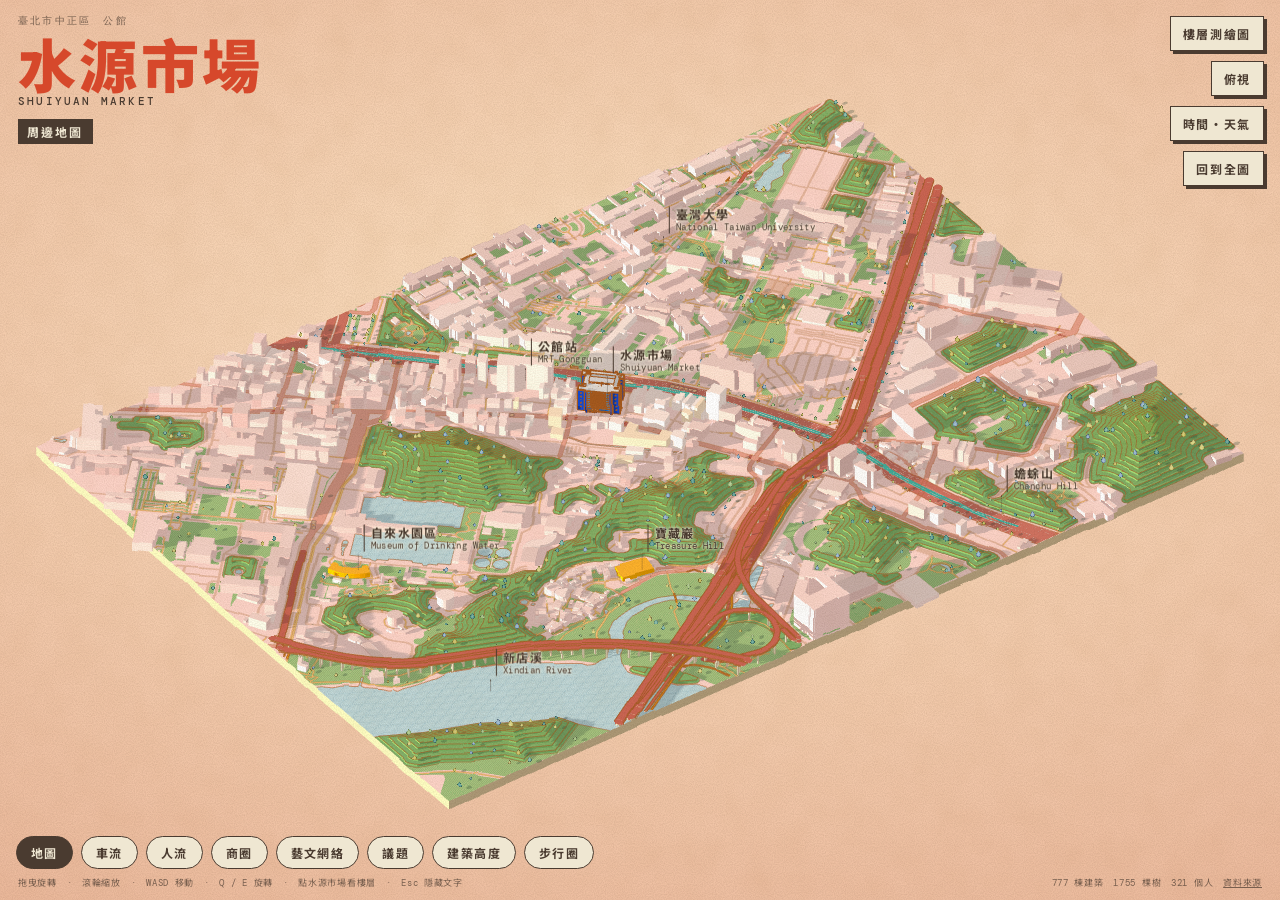
<file: index.html>
<!doctype html>
<html lang="zh-Hant">
<head>
  <meta charset="utf-8">
  <meta name="viewport" content="width=device-width, initial-scale=1, viewport-fit=cover, user-scalable=no">
  <meta name="theme-color" content="#efe7d2">
  <link rel="icon" href="data:,">
  <title>水源市場　周邊地圖</title>
  <meta name="description" content="水源市場周邊的立體地圖：可以旋轉、縮放，切換人流、車流、建築高度與步行圈。">
  <link rel="preconnect" href="https://fonts.googleapis.com">
  <link rel="preconnect" href="https://fonts.gstatic.com" crossorigin>
  <link href="https://fonts.googleapis.com/css2?family=Noto+Sans+TC:wght@400;500;700;900&family=DM+Mono:wght@400;500&display=swap" rel="stylesheet">
  <link rel="stylesheet" href="css/atlas.css?v=31">
</head>
<body>

  <!-- 純地圖：沒有相機、定位與血量，只有一張可以轉動的立體圖 -->
  <main id="atlas">
    <!-- 天空：太陽、月亮、雲、星星，畫在地圖後面 -->
    <!-- 水彩濾鏡：把畫面邊緣微微扭動，再疊一層紙的斑駁 -->
    <svg width="0" height="0" style="position:absolute" aria-hidden="true"><filter id="crayon" x="-5%" y="-5%" width="110%" height="110%"><feTurbulence type="fractalNoise" baseFrequency="0.9" numOctaves="2" seed="2" result="n"/><feDisplacementMap in="SourceGraphic" in2="n" scale="2.6" xChannelSelector="R" yChannelSelector="G"/></filter><filter id="wc" x="0" y="0" width="100%" height="100%"><feTurbulence type="fractalNoise" baseFrequency="0.02" numOctaves="2" seed="4" result="n"/><feDisplacementMap in="SourceGraphic" in2="n" scale="3.5" xChannelSelector="R" yChannelSelector="G"/></filter></svg>
    <div id="atlas-sky">
      <i class="star" style="left:12%;top:14%"></i><i class="star" style="left:31%;top:8%"></i><i class="star" style="left:58%;top:12%"></i>
      <i class="star" style="left:77%;top:20%"></i><i class="star" style="left:88%;top:9%"></i><i class="star" style="left:44%;top:22%"></i>
      <svg id="sky-sun" viewBox="-60 -60 120 120">
        <g stroke="#4a3b30" stroke-width="5" stroke-linecap="round">
          <path d="M0-52V-40M0 52V40M-52 0H-40M52 0H40M-37-37l8 8M37 37l-8-8M-37 37l8-8M37-37l-8 8"/>
        </g>
        <circle r="30" fill="#ffd23f" stroke="#4a3b30" stroke-width="3"/>
        <circle cx="-10" cy="-4" r="3.2" fill="#4a3b30"/><circle cx="10" cy="-4" r="3.2" fill="#4a3b30"/>
        <path d="M-8 7q8 8 16 0" fill="none" stroke="#4a3b30" stroke-width="3" stroke-linecap="round"/>
        <circle cx="-18" cy="6" r="5" fill="#ff8fa8" opacity=".75"/><circle cx="18" cy="6" r="5" fill="#ff8fa8" opacity=".75"/>
      </svg>
      <svg id="sky-moon" viewBox="-60 -60 120 120">
        <path d="M14-38a40 40 0 1 0 24 62a32 32 0 1 1-24-62z" fill="#fff1b8" stroke="#4a3b30" stroke-width="3" stroke-linejoin="round"/>
        <path d="M-14-4q5-5 10 0" fill="none" stroke="#4a3b30" stroke-width="3" stroke-linecap="round"/>
        <path d="M-12 10q6 6 12 0" fill="none" stroke="#4a3b30" stroke-width="3" stroke-linecap="round"/>
        <circle cx="-20" cy="6" r="4.5" fill="#ff8fa8" opacity=".75"/>
      </svg>
      <svg id="sky-cloud" viewBox="-70 -40 140 80">
        <path d="M-44 24a18 18 0 0 1 2-36a24 24 0 0 1 44-8a20 20 0 0 1 34 12a16 16 0 0 1 2 32z" fill="#fbfaf6" stroke="#4a3b30" stroke-width="3" stroke-linejoin="round"/>
        <circle cx="-10" cy="4" r="2.8" fill="#4a3b30"/><circle cx="12" cy="4" r="2.8" fill="#4a3b30"/>
        <path d="M-3 11q4 4 8 0" fill="none" stroke="#4a3b30" stroke-width="2.6" stroke-linecap="round"/>
      </svg>
    </div>
    <canvas id="atlas-gl"></canvas>
    <div id="atlas-wash"></div>
    <div id="atlas-rain"></div>
    <div id="atlas-tags"></div>

    <header id="atlas-head">
      <p id="atlas-place"></p>
      <h1 id="atlas-name"></h1>
      <p id="atlas-name-en"></p>
      <p id="atlas-sub"></p>
    </header>
    <nav id="atlas-tools">
      <button id="atlas-floor-btn">樓層測繪圖</button>
      <button id="atlas-top">俯視</button>
      <button id="atlas-set">時間・天氣</button>
      <button id="atlas-home">回到全圖</button>
    </nav>

    <!-- 設定：時間、天氣、調色 -->
    <aside id="atlas-panel" hidden>
      <button id="set-close" aria-label="關閉">✕</button>
      <h2>時間與天氣 <b id="set-clock"></b></h2>
      <svg id="set-dial" viewBox="0 0 200 200" role="img" aria-label="時鐘，拖曳可以調時間">
        <g id="dial-nums"></g>
        <line id="dial-min" x1="100" y1="104" x2="100" y2="36"/>
        <line id="dial-hour" x1="100" y1="104" x2="100" y2="58"/>
        <circle cx="100" cy="100" r="6.5"/>
      </svg>
      <div id="set-ampm" class="set-pick"><button data-pm="0">上午</button><button data-pm="1">下午</button></div>
      <input id="set-time" type="range" min="0" max="23.75" step="0.25">
      <div id="set-weather"></div>
      <button id="set-now">回到現在的時間</button>
    </aside>

    <!-- Render 的成品：先給人看，再存檔 -->
    <aside id="atlas-shot" hidden>
      <div class="shot-box">
        <img id="shot-img" alt="輸出的圖">
        <div class="shot-bar">
          <span id="shot-size"></span>
          <a id="shot-save" class="shot-main">下載 PNG</a>
          <a id="shot-open" target="_blank" rel="noopener">在新分頁開啟</a>
          <button id="shot-close">關閉</button>
        </div>
        <p class="shot-tip">下載沒反應的話，在圖上按右鍵（手機長按）選「另存圖片」。</p>
      </div>
    </aside>

    <!-- 測繪圖：圖上每一層拉一條黑線寫用途，點文字可以展開那一層 -->
    <div id="survey-tags"></div>

    <!-- 資料來源 -->
    <aside id="atlas-sources" hidden>
      <button id="src-close" aria-label="關閉">✕</button>
      <h2>資料來源</h2>
      <ul id="src-list"></ul>
    </aside>

    <footer id="atlas-foot">
      <aside id="issue-card" hidden>
        <nav id="issue-tabs"></nav>
        <h2 id="issue-title"></h2>
        <nav id="issue-side"><button data-side="find">事件</button><button data-side="fix">方法</button></nav>
        <p id="issue-text"></p>
      </aside>
      <p id="lens-note" hidden></p>
      <nav id="atlas-lens"></nav>
      <p id="atlas-meta"><span class="hint-touch">單指旋轉　·　雙指縮放與移動　·　點水源市場看樓層</span><span class="hint-key">拖曳旋轉　·　滾輪縮放　·　WASD 移動　·　Q / E 旋轉　·　點水源市場看樓層　·　Esc 隱藏文字</span><span><span id="atlas-count"></span>　<button id="atlas-src">資料來源</button></span></p>
    </footer>
  </main>

  <script src="vendor/three.min.js"></script>
  <script src="data/atlas.js"></script>
  <script src="data/detail.js?v=1"></script>
  <!-- 這兩個檔案常改，加上時間戳記，免得瀏覽器拿到舊的 -->
  <script>document.write('<script src="data/site.js?t=' + Date.now() + '"><\/script><script src="data/style.js?t=' + Date.now() + '"><\/script><script src="data/trees.js?t=' + Date.now() + '"><\/script>');</script>
  <script src="js/atlas.js?v=31"></script>
</body>
</html>
</file>
<file: css/atlas.css>
/* 純地圖頁面：整個畫面是一張圖，文字都浮在上面 */
:root { --paper: #efe7d2; --ink: #4a3b30; --red: #d6482b; --rose: #c98478; --green: #3f6c49; --yellow: #e9b44c; }
* { box-sizing: border-box; -webkit-tap-highlight-color: transparent; }
html, body { margin: 0; height: 100%; overflow: hidden; background: #e4dcc6; color: var(--ink);
  font-family: "Noto Sans TC", "PingFang TC", sans-serif; }
button { font: inherit; color: inherit; border: 0; background: none; padding: 0; cursor: pointer; }

#atlas { position: fixed; inset: 0; overflow: hidden;
  background: radial-gradient(120% 90% at 50% 40%, #f4eedd 0%, #e6dec8 70%, #d9cfb6 100%); }
#atlas-gl { position: absolute; inset: 0; width: 100%; height: 100%; display: block; touch-action: none; cursor: grab; }
#atlas-gl:active { cursor: grabbing; }
#atlas-tags { position: absolute; inset: 0; pointer-events: none; overflow: hidden; }

.note { position: absolute; left: 0; top: 0; will-change: transform; }

/* 地標：虛線引線加上兩行小字，像建築圖的標註 */
.note i { position: absolute; left: 0; top: 0; width: 0; border-left: 1.5px dotted var(--ink); opacity: .75; }
.note span { position: absolute; left: 6px; top: -30px; white-space: nowrap; font: 400 9px/1.3 "DM Mono", monospace;
  letter-spacing: .04em; padding-left: 6px; border-left: 1.5px solid var(--ink); text-shadow: 0 0 3px var(--paper), 0 0 3px var(--paper); }
.note span b { display: block; font: 700 12px/1.3 "Noto Sans TC", sans-serif; letter-spacing: .12em; }

/* 圖名 */
#atlas-head { position: absolute; left: max(18px, env(safe-area-inset-left)); top: max(16px, env(safe-area-inset-top));
  pointer-events: none; }
#atlas-head p { margin: 0; }
#atlas-place { font: 500 10px/1 "DM Mono", monospace; letter-spacing: .22em; opacity: .7; }
#atlas-name { margin: 8px 0 2px; font-size: clamp(34px, 7vw, 58px); font-weight: 900; line-height: 1; letter-spacing: .06em; color: var(--red); }
#atlas-name-en { font: 500 11px/1.4 "DM Mono", monospace; letter-spacing: .2em; text-transform: uppercase; }
#atlas-sub { margin-top: 10px !important; display: inline-block; padding: 4px 9px; font-size: 12px; font-weight: 700; letter-spacing: .18em;
  color: var(--paper); background: var(--ink); }

#atlas-tools { position: absolute; right: max(16px, env(safe-area-inset-right)); top: max(16px, env(safe-area-inset-top));
  display: flex; flex-direction: column; align-items: flex-end; gap: 10px; }
#atlas-tools button { padding: 8px 12px; font-size: 12px; font-weight: 700; letter-spacing: .14em; background: var(--paper);
  border: 1.5px solid var(--ink); box-shadow: 3px 3px 0 var(--ink); }
#atlas-tools button:active { transform: translate(2px, 2px); box-shadow: 1px 1px 0 var(--ink); }

/* 下方：作品清單 */
#atlas-foot { position: absolute; left: 0; right: 0; bottom: 0; padding: 0 0 max(10px, env(safe-area-inset-bottom)); pointer-events: none; }
#atlas-meta { pointer-events: none; margin: 0; padding: 0 max(18px, env(safe-area-inset-left)); display: flex; justify-content: space-between; gap: 12px;
  font: 400 9px/1.5 "DM Mono", "Noto Sans TC", monospace; letter-spacing: .08em; opacity: .7; }

/* Render 的成品預覽 */
#atlas-shot { position: absolute; inset: 0; z-index: 5; display: grid; place-items: center; padding: 24px; background: rgba(74, 59, 48, .55); }
#atlas-shot[hidden] { display: none; }
.shot-box { max-width: min(920px, 100%); max-height: 100%; display: flex; flex-direction: column; gap: 12px; padding: 14px;
  background: var(--paper); border: 1.5px solid var(--ink); box-shadow: 6px 6px 0 var(--ink); }
#shot-img { display: block; max-width: 100%; max-height: calc(100vh - 190px); object-fit: contain; border: 1px solid rgba(74, 59, 48, .35);
  background: repeating-conic-gradient(#e6dec8 0 25%, #f4eedd 0 50%) 0 0 / 16px 16px; }
.shot-bar { display: flex; flex-wrap: wrap; align-items: center; gap: 10px; font-size: 12px; font-weight: 700; letter-spacing: .1em; }
.shot-bar span { margin-right: auto; font: 400 10px/1.4 "DM Mono", monospace; opacity: .75; }
.shot-bar a, .shot-bar button { padding: 7px 11px; border: 1.5px solid var(--ink); color: var(--ink); text-decoration: none; cursor: pointer; }
.shot-bar .shot-main { background: var(--red); color: #fff7ea; }
.shot-tip { margin: 0; font-size: 11px; opacity: .7; }

/* 天空裡的太陽、月亮、雲、星星、雨 */
#atlas-sky, #atlas-rain { position: absolute; inset: 0; pointer-events: none; overflow: hidden; }
#atlas-sky svg { position: absolute; width: clamp(64px, 9vw, 104px); transform: translate(-50%, -50%); opacity: 0;
  transition: opacity .5s, left .25s linear, top .25s linear; }
#sky-cloud { width: clamp(80px, 11vw, 130px) !important; margin: 18px 0 0 26px; }
#sky-sun { animation: sway 6s ease-in-out infinite; }
@keyframes sway { 50% { rotate: 12deg; } }
.star { position: absolute; width: 5px; height: 5px; border-radius: 50%; background: #fff3c2; opacity: 0; transition: opacity .6s;
  animation: twinkle 2.4s ease-in-out infinite; }
.star:nth-child(2n) { animation-delay: 1.1s; width: 3px; height: 3px; }
@keyframes twinkle { 50% { scale: .5; } }
#atlas.night .star { opacity: .9; }
#atlas-rain { opacity: 0; transition: opacity .5s;
  background-image: linear-gradient(102deg, transparent 46%, rgba(110, 135, 175, .5) 48%, rgba(110, 135, 175, .5) 52%, transparent 54%);
  background-size: 34px 120px; animation: rain .5s linear infinite; }
#atlas[data-weather="rain"] #atlas-rain { opacity: .55; }
@keyframes rain { to { background-position: -26px 120px; } }
#atlas.night #atlas-place, #atlas.night #atlas-name-en, #atlas.night #atlas-meta { pointer-events: none; color: #efe7d2; }

/* 設定面板 */
#atlas-panel { position: absolute; right: max(16px, env(safe-area-inset-right)); top: 64px; z-index: 4; width: 250px; max-height: calc(100% - 110px);
  overflow-y: auto; padding: 14px 14px 16px; background: var(--paper); border: 1.5px solid var(--ink); box-shadow: 5px 5px 0 var(--ink); }
#atlas-panel[hidden] { display: none; }
#atlas-panel h2 { margin: 0 0 8px; font-size: 12px; font-weight: 900; letter-spacing: .16em; }
#atlas-panel h2:not(:first-of-type) { margin-top: 16px; padding-top: 12px; border-top: 1.5px solid var(--ink); }
#atlas-panel h2 b { float: right; margin-right: 26px; font: 500 11px/1.6 "DM Mono", monospace; letter-spacing: .06em; }
#set-close { position: absolute; right: 6px; top: 6px; width: 26px; height: 26px; font-size: 13px; }
#set-time { width: 100%; accent-color: var(--red); }
#set-weather, .set-pick { display: flex; gap: 6px; margin-top: 8px; }
#set-weather button, .set-pick button { flex: 1; padding: 6px 0; font-size: 12px; font-weight: 700; border: 1.5px solid var(--ink); }
#set-weather button.on, .set-pick button.on { background: var(--ink); color: var(--paper); }

/* 測繪圖：乾淨的紙色背景，其他介面收起來；每層一條黑線 */
#atlas.survey { background: #f8f5ee; }
#atlas.survey #atlas-sky, #atlas.survey #atlas-rain, #atlas.survey #atlas-tags, #atlas.survey #atlas-lens, #atlas.survey #lens-note { display: none; }
#survey-tags { position: absolute; inset: 0; pointer-events: none; overflow: hidden; display: none; }
#atlas.survey #survey-tags { display: block; }
#atlas.bare #survey-tags { display: none; }
.leader { position: absolute; left: 0; top: 0; pointer-events: auto; text-align: left; }
.leader i { position: absolute; left: 4px; top: 0; height: 0; width: 0; border-top: 1.5px solid #111; transition: width .5s ease var(--wait, 0s); }
.leader i::before { content: ""; position: absolute; left: -4px; top: -4px; width: 6px; height: 6px; border-radius: 50%; background: #111; }
.leader span { position: absolute; left: clamp(40px, 9vw, 110px); bottom: -9px; width: max-content; max-width: min(240px, var(--room, 240px)); padding-left: 8px;
  opacity: 0; transition: opacity .4s ease calc(var(--wait, 0s) + .35s); color: #111; }
.leader b { display: block; font-size: 12px; font-weight: 900; letter-spacing: .06em; line-height: 1.5; white-space: nowrap; }
.leader em { display: none; font-style: normal; font-size: 11px; line-height: 1.6; }
#survey-tags.on .leader i { width: clamp(36px, 9vw, 106px); }
#survey-tags.on .leader span { opacity: 1; }
.leader.pick { z-index: 2; }
.leader.pick span { padding: 5px 8px; background: rgba(248, 245, 238, .95); border-left: 2.5px solid #111; }   /* 選中的那一層墊一塊底，蓋到別的標籤時還看得清楚 */
.leader.pick b { color: var(--red); font-size: 14px; }
.leader.pick em { display: block; }
.leader.pick i { border-top-width: 2.5px; }

/* 資料來源 */
#atlas-src { font: inherit; letter-spacing: inherit; text-decoration: underline; pointer-events: auto; }
#atlas-sources { position: absolute; right: max(16px, env(safe-area-inset-right)); bottom: 56px; z-index: 4; width: min(360px, calc(100vw - 32px));
  max-height: 60%; overflow-y: auto; padding: 14px 16px; background: var(--paper); border: 1.5px solid var(--ink); box-shadow: 5px 5px 0 var(--ink); }
#atlas-sources[hidden] { display: none; }
#atlas-sources h2 { margin: 0 0 8px; font-size: 13px; font-weight: 900; letter-spacing: .16em; }
#atlas-sources ul { margin: 0; padding-left: 16px; font-size: 11px; line-height: 1.8; }
#atlas-sources a { color: var(--ink); font-weight: 700; }
#src-close { position: absolute; right: 6px; top: 6px; width: 26px; height: 26px; font-size: 13px; }

/* 調色（只在自己電腦上出現） */
#set-now { margin-top: 8px; width: 100%; padding: 6px 0; font-size: 11px; font-weight: 700; letter-spacing: .1em; border: 1.5px solid var(--ink); }
#set-edit[hidden] { display: none; }
#set-reset { margin-top: 12px; width: 100%; padding: 7px 0; font-size: 12px; font-weight: 700; letter-spacing: .1em; border: 1.5px solid var(--ink); }
#set-edit h2 { margin-top: 16px !important; padding-top: 12px; border-top: 1.5px solid var(--ink); }
#set-colors { display: grid; grid-template-columns: 1fr 1fr; gap: 8px 10px; }
#set-colors label { display: flex; align-items: center; gap: 7px; font-size: 11px; font-weight: 500; cursor: pointer; }
#set-colors input { flex: none; width: 26px; height: 26px; padding: 0; border: 1.5px solid var(--ink); background: none; cursor: pointer; }
#set-copy { margin-top: 0; width: 100%; padding: 7px 0; font-size: 12px; font-weight: 700; letter-spacing: .1em; border: 1.5px solid var(--ink); background: var(--red); color: #fff7ea; }
#set-out { width: 100%; margin-top: 8px; font: 400 10px/1.4 "DM Mono", monospace; border: 1.5px solid var(--ink); background: #fff; resize: vertical; }
.set-tip { margin: 12px 0 8px; font-size: 11px; line-height: 1.6; opacity: .8; }

/* 分析模式：下方一排按鈕，上面一行說明 */
#atlas-lens { display: flex; gap: 8px; padding: 6px max(16px, env(safe-area-inset-left)) 8px; overflow-x: auto; pointer-events: auto; scrollbar-width: none; }
#atlas-lens::-webkit-scrollbar { display: none; }
#atlas-lens button { flex: none; padding: 7px 14px; font-size: 12px; font-weight: 700; letter-spacing: .12em; white-space: nowrap;
  background: var(--paper); border: 1.5px solid var(--ink); border-radius: 999px; }
#atlas-lens button.on { background: var(--ink); color: var(--paper); }
#lens-note { margin: 0 max(16px, env(safe-area-inset-left)) 4px; max-width: 560px; padding: 8px 12px; font-size: 12px; line-height: 1.6;
  background: var(--paper); border: 1.5px solid var(--ink); box-shadow: 3px 3px 0 var(--ink); }
#lens-note[hidden] { display: none; }

/* 按 Esc：只留下圖 */
#atlas.bare #atlas-tags, #atlas.bare #atlas-head, #atlas.bare #atlas-tools, #atlas.bare #atlas-panel, #atlas.bare #atlas-foot { display: none; }

#atlas-render { display: block; width: 100%; padding: 8px 0; font: 700 12px/1.2 "DM Mono", "Noto Sans TC", monospace; letter-spacing: .1em;
  background: var(--red); color: #fff7ea; border: 1.5px solid var(--ink); }
#atlas-set[hidden] { display: none; }
.hint-touch { display: none; }

/* 手機與觸控：按鈕縮小、圖名縮小、說明換成手勢的版本 */
@media (hover: none), (max-width: 720px) {
  .hint-key { display: none; }
  .hint-touch { display: inline; }
  #atlas-count { display: none; }
}
@media (max-width: 720px) {
  #atlas-head { left: 12px; top: max(10px, env(safe-area-inset-top)); }
  #atlas-name { font-size: 30px; margin: 4px 0 0; }
  #atlas-name-en { font-size: 9px; }
  #atlas-place { font-size: 9px; }
  #atlas-sub { margin-top: 6px !important; padding: 3px 7px; font-size: 10px; }
  #atlas-tools { right: 10px; top: max(10px, env(safe-area-inset-top)); gap: 7px; }
  #atlas-tools button { padding: 7px 9px; font-size: 11px; letter-spacing: .08em; box-shadow: 2px 2px 0 var(--ink); }
  #atlas-lens { gap: 6px; padding: 4px 12px 6px; }
  #atlas-lens button { padding: 8px 12px; font-size: 12px; letter-spacing: .06em; }
  #lens-note { margin: 0 12px 4px; font-size: 11px; padding: 7px 10px; }
  #atlas-meta { padding: 0 12px; font-size: 9px; }
  #atlas-panel { right: 10px; top: 54px; width: min(250px, calc(100vw - 20px)); }
  #atlas-sources { right: 10px; bottom: 64px; }
  #atlas-sky svg { width: 54px; }
  .leader b { font-size: 11px; }
  .leader.pick b { font-size: 12px; }
  .leader em { font-size: 10px; }
  .leader span { left: 30px; }
  .leader b { white-space: normal; }
  #survey-tags.on .leader i { width: 28px; }
}

@media (max-width: 560px) {
  .note span { font-size: 8px; } .note span b { font-size: 10px; }
}

/* ---------- 水彩濾鏡 ---------- */
#atlas-wash { position: absolute; inset: 0; pointer-events: none; display: none; mix-blend-mode: multiply; opacity: .6;
  /* 兩層：細細的顆粒（像紙的紋理）疊在大塊、很淡的暈染上 */
  background-image:
    url("data:image/svg+xml,%3Csvg xmlns='http://www.w3.org/2000/svg' width='240' height='240'%3E%3Cfilter id='g' x='0' y='0' width='100%25' height='100%25'%3E%3CfeTurbulence type='fractalNoise' baseFrequency='0.9' numOctaves='2' seed='11' stitchTiles='stitch'/%3E%3CfeColorMatrix values='0 0 0 0 0.55  0 0 0 0 0.5  0 0 0 0 0.45  0 0 0 0.9 -0.28'/%3E%3C/filter%3E%3Crect width='240' height='240' filter='url(%23g)'/%3E%3C/svg%3E"),
    url("data:image/svg+xml,%3Csvg xmlns='http://www.w3.org/2000/svg' width='420' height='420'%3E%3Cfilter id='p' x='0' y='0' width='100%25' height='100%25'%3E%3CfeTurbulence type='fractalNoise' baseFrequency='0.03' numOctaves='3' seed='7' stitchTiles='stitch'/%3E%3CfeColorMatrix values='0 0 0 0 0.86  0 0 0 0 0.8  0 0 0 0 0.7  0.7 0.4 0 0 -0.4'/%3E%3C/filter%3E%3Crect width='420' height='420' filter='url(%23p)'/%3E%3C/svg%3E"); }
#atlas.wc #atlas-wash { display: block; }
#atlas.wc #atlas-gl { filter: url(#wc) saturate(1.05); }
#atlas.wc.survey #atlas-gl { filter: none; }
@media (hover: none), (max-width: 720px) { #atlas.wc #atlas-gl { filter: none; } }   /* 手機上扭動的濾鏡太吃力，只留紙的斑駁 */
#set-wc { width: 100%; padding: 7px 0; font-size: 12px; font-weight: 700; letter-spacing: .1em; border: 1.5px solid var(--ink); }

/* ---------- 分析模式才出現的標籤 ---------- */
.note-lens span { top: -34px; padding: 3px 7px 4px; background: var(--paper); border: 1.5px solid var(--tone, var(--ink)); box-shadow: 2px 2px 0 var(--tone, var(--ink)); font-family: "Noto Sans TC", sans-serif; }
.note-lens i { border-left: 1.5px solid var(--tone, var(--ink)); opacity: 1; }

/* ---------- 議題卡片 ---------- */
#issue-card { margin: 0 max(16px, env(safe-area-inset-left)) 6px; max-width: 440px; padding: 10px 12px 12px; pointer-events: auto;
  background: var(--paper); border: 1.5px solid var(--ink); box-shadow: 3px 3px 0 var(--ink); font-size: 12px; line-height: 1.65; }
#issue-card[hidden] { display: none; }
#issue-tabs { display: flex; gap: 6px; margin-bottom: 8px; }
#issue-tabs button { flex: 1; padding: 6px 0; font-size: 12px; font-weight: 700; letter-spacing: .08em; border: 1.5px solid var(--ink); }
#issue-tabs button.on { background: var(--ink); color: var(--paper); }
#issue-card h2 { margin: 0 0 6px; font-size: 15px; font-weight: 900; letter-spacing: .06em; }
#issue-card p { margin: 8px 0 0; }
#issue-side { display: flex; gap: 6px; }
#issue-side button { flex: 1; padding: 7px 0; font-size: 13px; font-weight: 900; letter-spacing: .2em; border: 1.5px solid var(--ink); border-radius: 999px; }
#issue-side button.on { background: var(--ink); color: var(--paper); }
#set-tree-mix, #set-tree-copy, #set-tree-reset { margin-top: 8px; width: 100%; padding: 7px 0; font-size: 12px; font-weight: 700; letter-spacing: .1em; border: 1.5px solid var(--ink); }
#set-tree-out { width: 100%; margin-top: 6px; font: 10px/1.4 monospace; }
#issue-card p b { flex: none; align-self: flex-start; padding: 0 6px; font-size: 11px; background: var(--ink); color: var(--paper); letter-spacing: .08em; }
#atlas.survey #issue-card { display: none; }
@media (max-width: 720px) { #issue-card { margin: 0 12px 6px; font-size: 11px; padding: 8px 10px 10px; } #issue-card h2 { font-size: 13px; } }

/* ---------- 手繪時鐘 ---------- */
#set-dial { display: block; width: 184px; margin: 6px auto 4px; touch-action: none; cursor: pointer; filter: url(#crayon); }
#set-dial text { font: 700 22px "Chalkboard SE", "Comic Sans MS", "Bradley Hand", "Segoe Print", cursive; fill: #b5302a; text-anchor: middle; user-select: none; }
#set-dial line { stroke: #2f6fc0; stroke-linecap: round; }
#dial-min { stroke-width: 5; } #dial-hour { stroke-width: 8; }
#set-dial circle { fill: #2f6fc0; }
#set-ampm { margin: 0 0 8px; }

/* ---------- 樹的圖鑑 ---------- */
#set-tree-lib { display: grid; grid-template-columns: repeat(4, 1fr); gap: 5px; margin-top: 8px; }
#set-tree-lib button { padding: 3px 0 4px; font-size: 10px; font-weight: 700; border: 1.5px solid var(--ink); background: var(--paper); opacity: .35; }
#set-tree-lib button.on { opacity: 1; }
#set-tree-lib button.brush { background: var(--ink); color: var(--paper); }
#set-tree-lib img { display: block; width: 100%; height: 54px; object-fit: contain; }

/* ---------- 發布 ---------- */
#set-publish { width: 100%; padding: 10px 0; font-size: 13px; font-weight: 900; letter-spacing: .16em; background: var(--red); color: #fff; border: 1.5px solid var(--ink); }
#set-publish:disabled { opacity: .5; }
</file>
